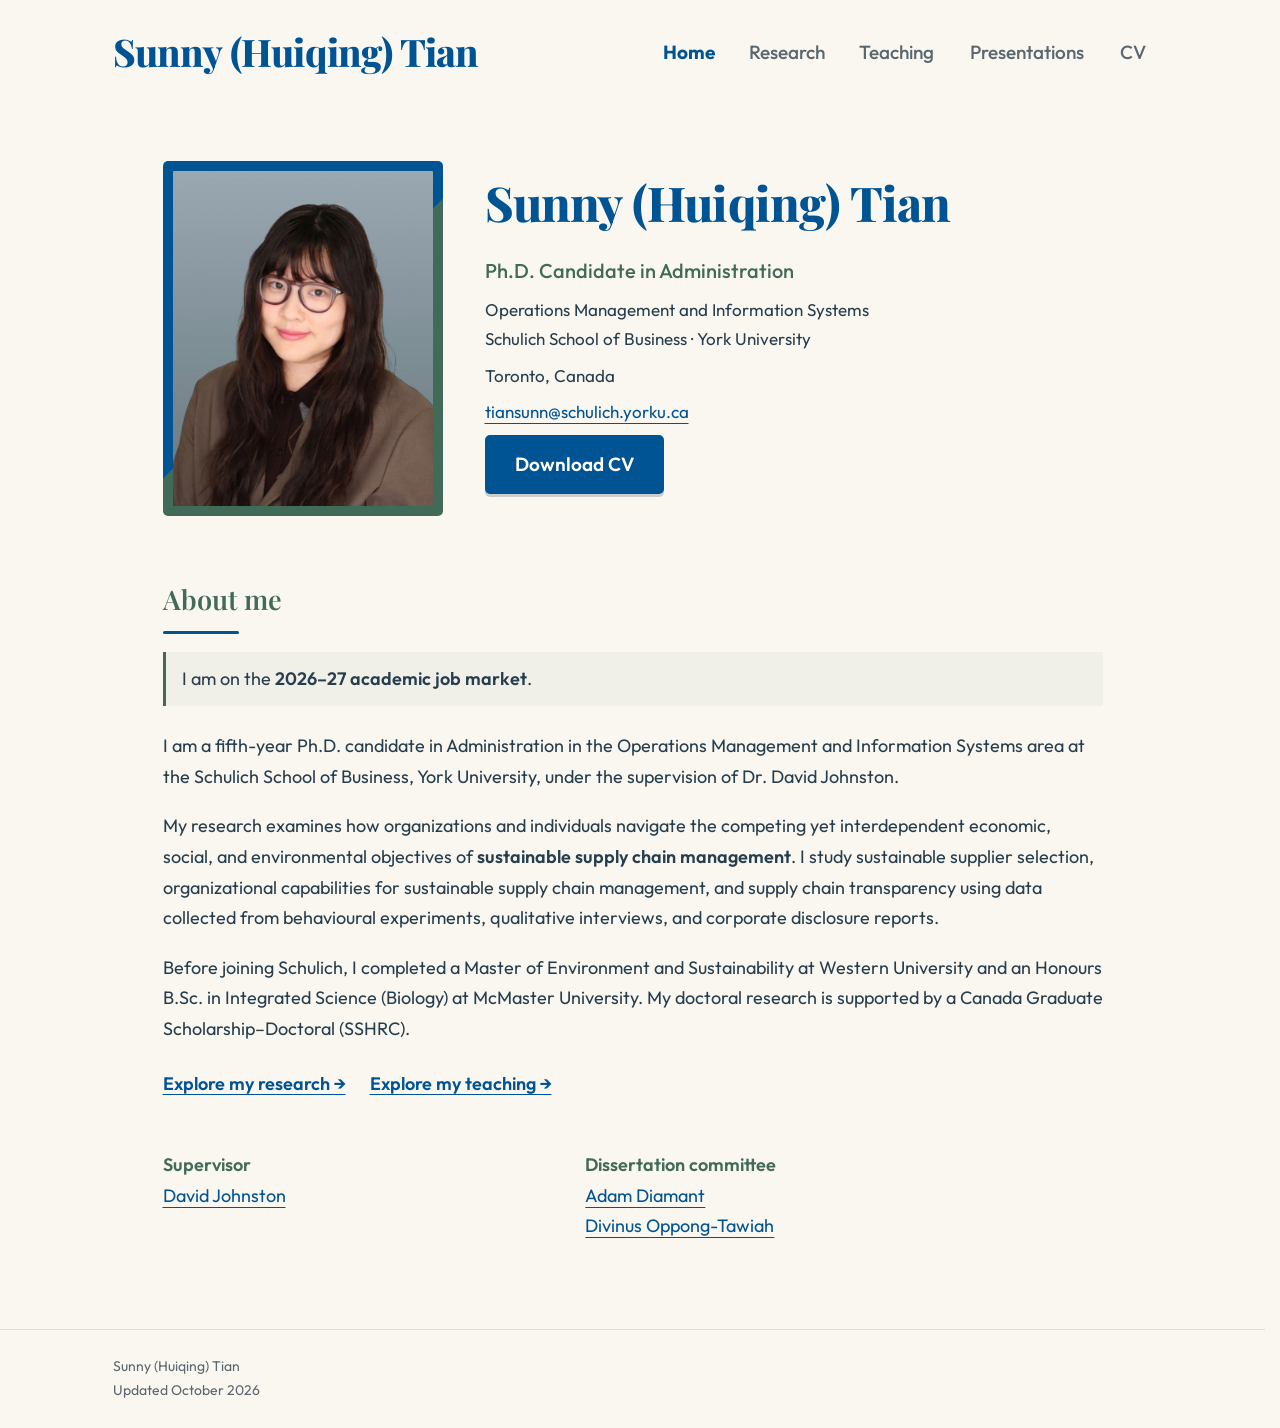
<file: index.html>
<!doctype html>
<html lang="en"><head><meta charset="utf-8"><meta name="viewport" content="width=device-width, initial-scale=1"><title>Sunny (Huiqing) Tian | PhD Candidate in Administration</title><meta name="description" content="Sunny (Huiqing) Tian — PhD Candidate at Schulich School of Business, York University. Researching and teaching in sustainable supply chain management, behavioural operations, and operations management."><link rel="preload" href="fonts/playfair-display-normal-800.ttf" as="font" type="font/ttf" crossorigin><link rel="preload" href="fonts/outfit-normal-400.ttf" as="font" type="font/ttf" crossorigin><link rel="stylesheet" href="styles.css?v=37"><link rel="icon" href="favicon.ico" sizes="any"><link rel="icon" type="image/png" sizes="64x64" href="favicon.png"></head>
<body class="index-page"><a class="skip" href="#main">Skip to content</a><header><div class="wrap"><a class="brand" href="index.html">Sunny <span class="name-middle">(Huiqing)</span> Tian</a><nav aria-label="Main navigation"><a href="index.html" aria-current="page">Home</a><a href="research.html">Research</a><a href="teaching.html">Teaching</a><a href="presentations.html">Presentations</a><a href="cv.html">CV</a></nav></div></header><main id="main" class="wrap"><div class="home"><section class="profile" aria-label="Profile and contact information"><div class="portrait"><div class="portrait-window"><img src="headshot.jpg" alt="Sunny (Huiqing) Tian"></div></div><div class="contact"><h1>Sunny <span>(Huiqing)</span> Tian</h1><p class="role">Ph.D. Candidate in Administration</p><p>Operations Management and Information Systems<br>Schulich School of Business · York University</p><p>Toronto, Canada</p><p><a href="mailto:tiansunn@schulich.yorku.ca">tiansunn@schulich.yorku.ca</a></p><p><a class="button" href="cv.pdf">Download CV</a></p></div></section><section class="about"><h2>About me</h2><p class="market-note">I am on the <strong>2026–27 academic job market</strong>.</p><p>I am a fifth-year Ph.D. candidate in Administration in the Operations Management and Information Systems area at the Schulich School of Business, York University, under the supervision of Dr. David Johnston.</p><p>My research examines how organizations and individuals navigate the competing yet interdependent economic, social, and environmental objectives of <strong>sustainable supply chain management</strong>. I study sustainable supplier selection, organizational capabilities for sustainable supply chain management, and supply chain transparency using data collected from behavioural experiments, qualitative interviews, and corporate disclosure reports.</p><p>Before joining Schulich, I completed a Master of Environment and Sustainability at Western University and an Honours B.Sc. in Integrated Science (Biology) at McMaster University. My doctoral research is supported by a Canada Graduate Scholarship–Doctoral (SSHRC).</p><div class="about-links"><a href="research.html">Explore my research →</a><a href="teaching.html">Explore my teaching →</a></div><div class="advisors"><p><strong>Supervisor</strong><br><a href="https://schulich.yorku.ca/faculty/david-johnston/">David Johnston</a></p><p><strong>Dissertation committee</strong><br><a href="https://schulich.yorku.ca/faculty/adam-diamant/">Adam Diamant</a><br><a href="https://schulich.yorku.ca/faculty/divinus-oppong-tawiah/">Divinus Oppong-Tawiah</a></p></div></section></div></main><footer class="site-footer"><div class="wrap">Sunny (Huiqing) Tian<br>Updated October 2026</div></footer><script src="name-hover.js" defer></script></body></html>
</file>
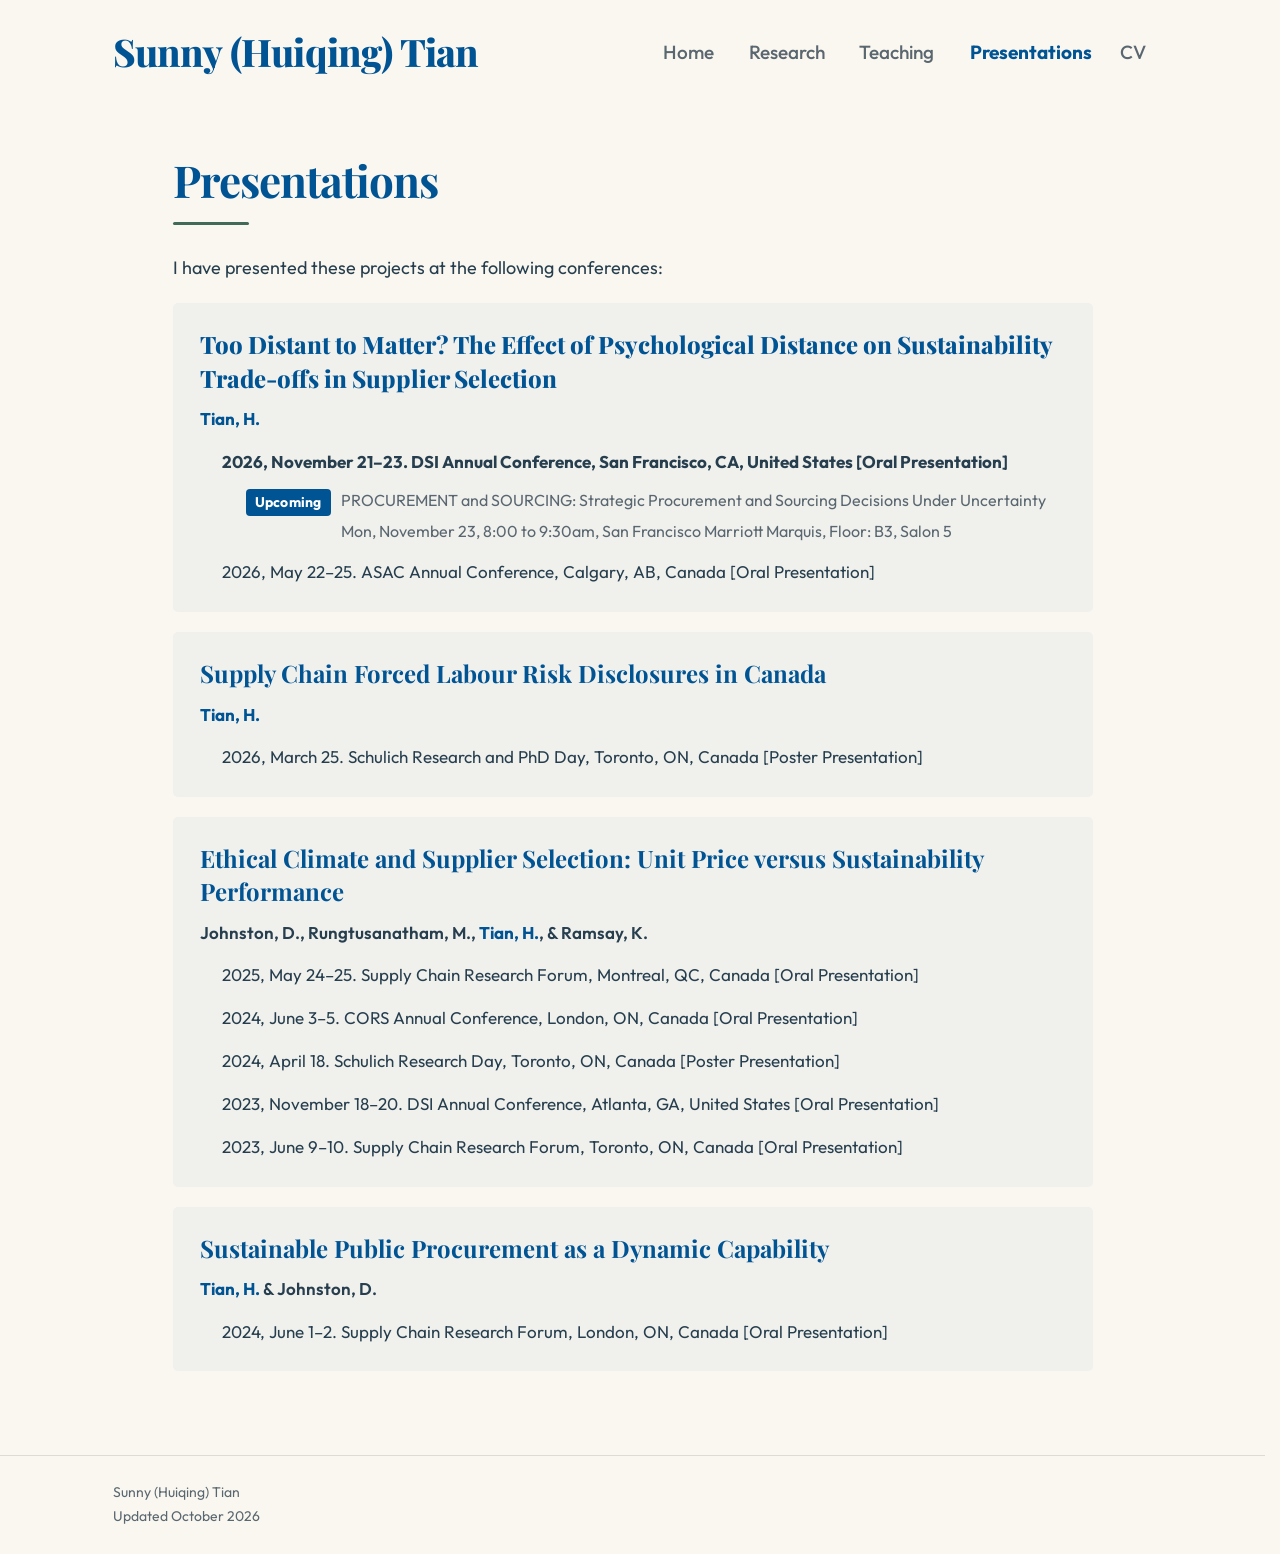
<file: presentations.html>
<!doctype html>
<html lang="en"><head><meta charset="utf-8"><meta name="viewport" content="width=device-width, initial-scale=1"><title>Presentations | Sunny (Huiqing) Tian</title><meta name="description" content="Sunny (Huiqing) Tian — research and teaching in sustainable supply chain management, behavioural operations, and operations management at Schulich School of Business, York University."><link rel="preload" href="fonts/playfair-display-normal-800.ttf" as="font" type="font/ttf" crossorigin><link rel="preload" href="fonts/outfit-normal-400.ttf" as="font" type="font/ttf" crossorigin><link rel="stylesheet" href="styles.css?v=37"><link rel="icon" href="favicon.ico" sizes="any"><link rel="icon" type="image/png" sizes="64x64" href="favicon.png"></head>
<body class="presentations-page"><a class="skip" href="#main">Skip to content</a><header><div class="wrap"><a class="brand" href="index.html">Sunny <span class="name-middle">(Huiqing)</span> Tian</a><nav aria-label="Main navigation"><a href="index.html">Home</a><a href="research.html">Research</a><a href="teaching.html">Teaching</a><a href="presentations.html" aria-current="page">Presentations</a><a href="cv.html">CV</a></nav></div></header><main id="main" class="wrap"><div class="content"><h1>Presentations</h1><p>I have presented these projects at the following conferences:</p><article class="entry upcoming-project"><h3>Too Distant to Matter? The Effect of Psychological Distance on Sustainability Trade-offs in Supplier Selection</h3><p class="authors"><strong>Tian, H.</strong></p><ul class="presentation-events"><li class="upcoming-presentation">2026, November 21–23. DSI Annual Conference, San Francisco, CA, United States [Oral Presentation]<p class="session-details"><strong class="upcoming-badge">Upcoming</strong><span class="session-copy"><span class="session-title">PROCUREMENT and SOURCING: Strategic Procurement and Sourcing Decisions Under Uncertainty</span><span class="session-time">Mon, November 23, 8:00 to 9:30am, San Francisco Marriott Marquis, Floor: B3, Salon 5</span></span></p></li><li>2026, May 22–25. ASAC Annual Conference, Calgary, AB, Canada [Oral Presentation]</li></ul></article><article class="entry"><h3>Supply Chain Forced Labour Risk Disclosures in Canada</h3><p class="authors"><strong>Tian, H.</strong></p><ul class="presentation-events"><li>2026, March 25. Schulich Research and PhD Day, Toronto, ON, Canada [Poster Presentation]</li></ul></article><article class="entry"><h3>Ethical Climate and Supplier Selection: Unit Price versus Sustainability Performance</h3><p class="authors">Johnston, D., Rungtusanatham, M., <strong>Tian, H.</strong>, &amp; Ramsay, K.</p><ul class="presentation-events"><li>2025, May 24–25. Supply Chain Research Forum, Montreal, QC, Canada [Oral Presentation]</li><li>2024, June 3–5. CORS Annual Conference, London, ON, Canada [Oral Presentation]</li><li>2024, April 18. Schulich Research Day, Toronto, ON, Canada [Poster Presentation]</li><li>2023, November 18–20. DSI Annual Conference, Atlanta, GA, United States [Oral Presentation]</li><li>2023, June 9–10. Supply Chain Research Forum, Toronto, ON, Canada [Oral Presentation]</li></ul></article><article class="entry"><h3>Sustainable Public Procurement as a Dynamic Capability</h3><p class="authors"><strong>Tian, H.</strong> &amp; Johnston, D.</p><ul class="presentation-events"><li>2024, June 1–2. Supply Chain Research Forum, London, ON, Canada [Oral Presentation]</li></ul></article></div></main><footer class="site-footer"><div class="wrap">Sunny (Huiqing) Tian<br>Updated October 2026</div></footer></body></html>
</file>
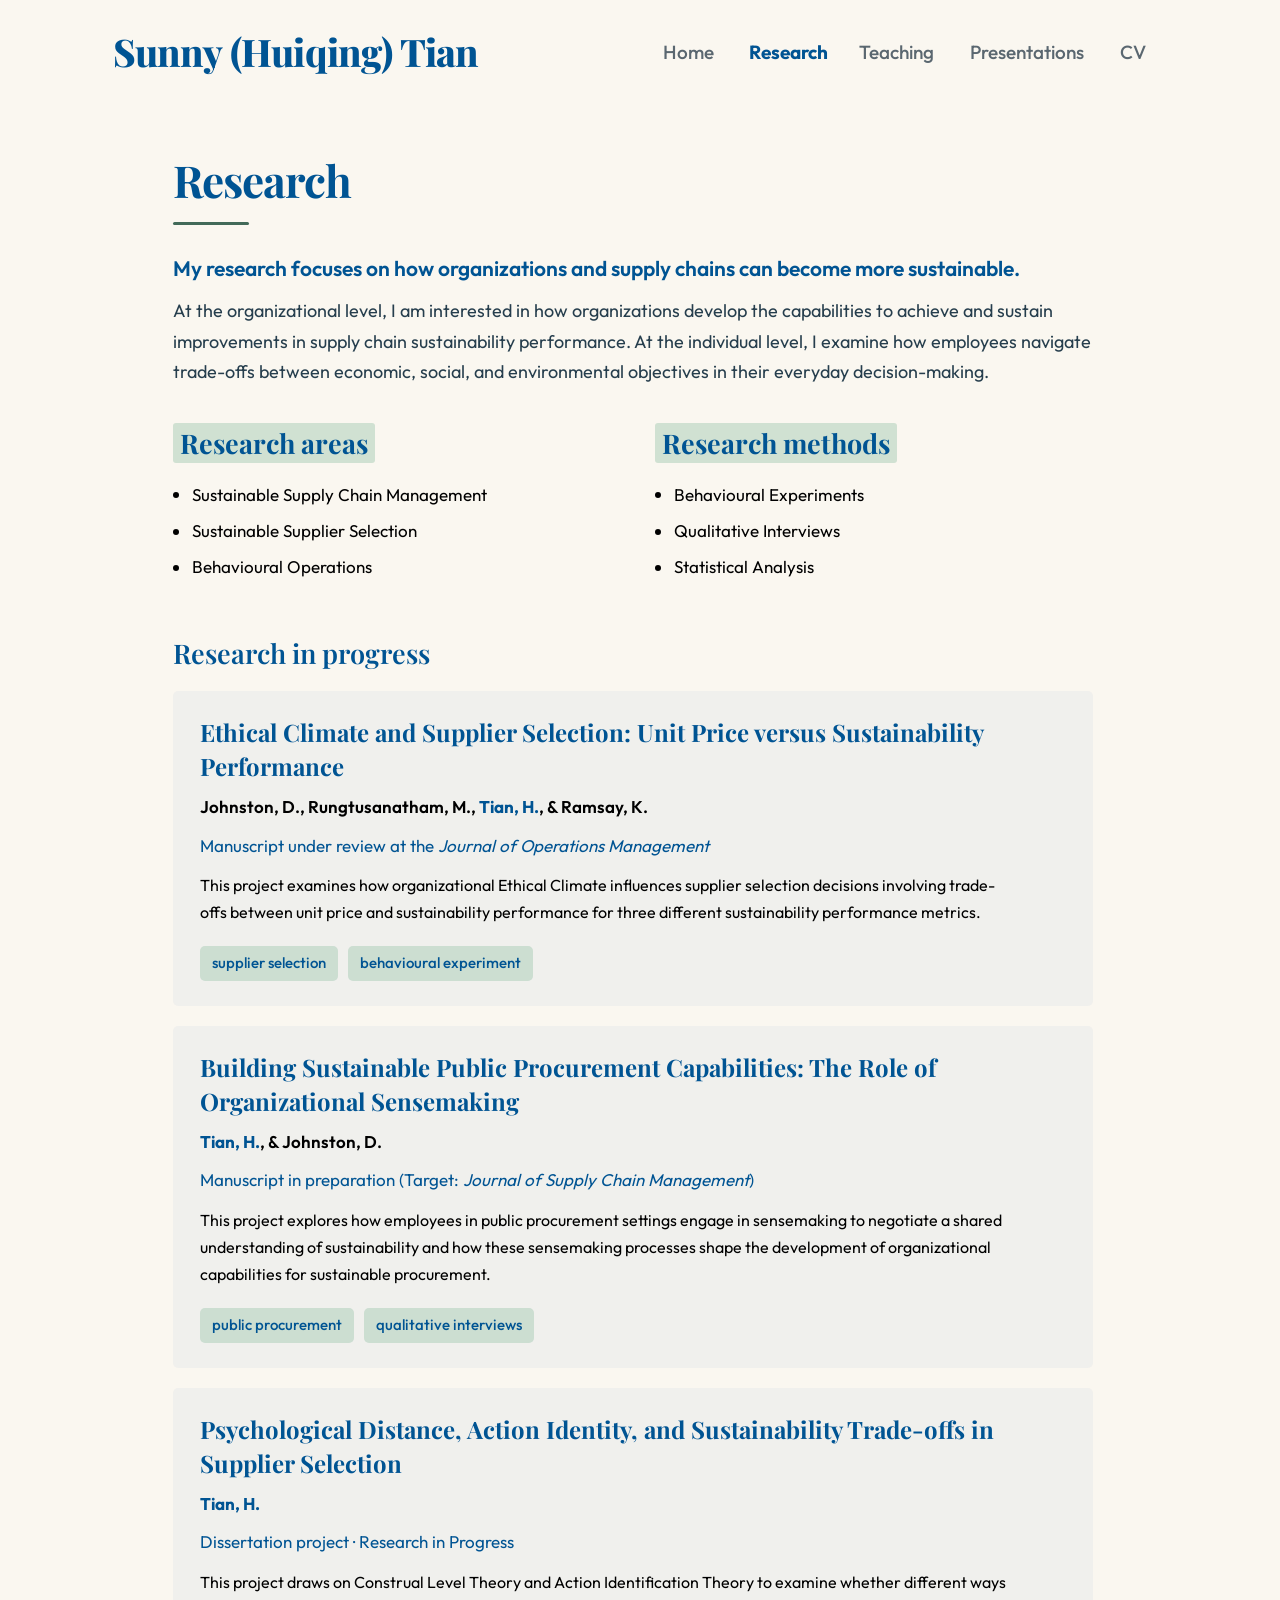
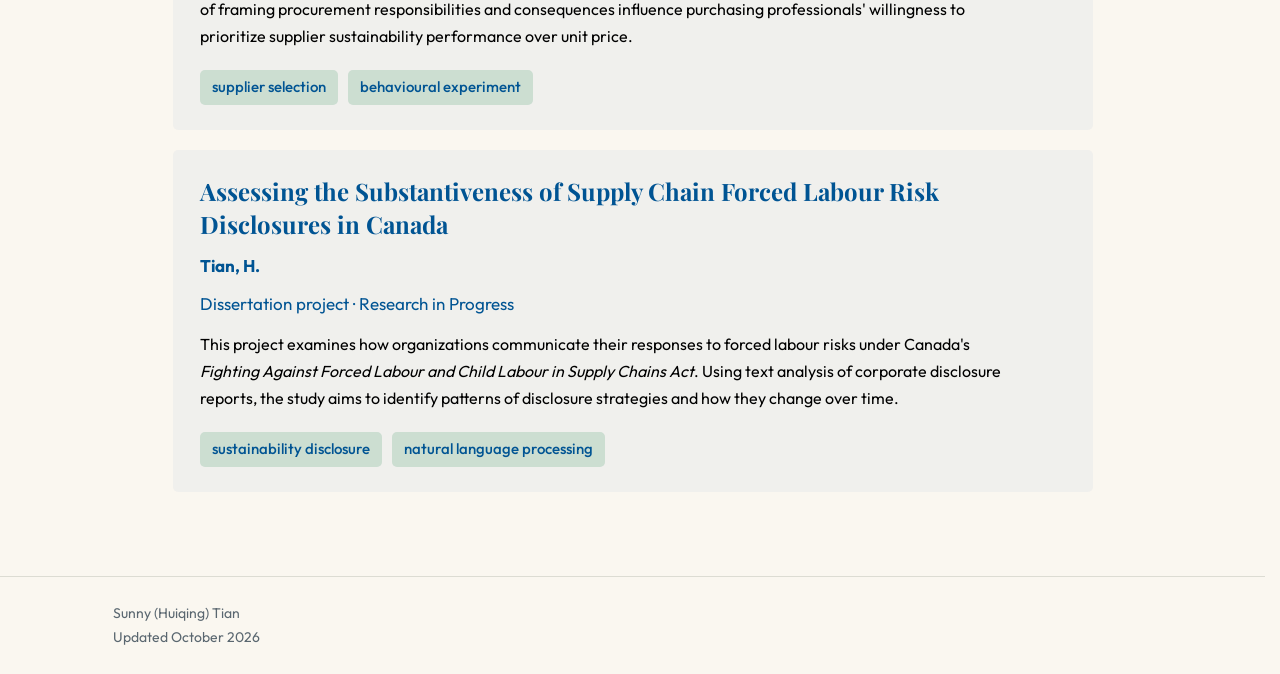
<file: research.html>
<!doctype html>
<html lang="en"><head><meta charset="utf-8"><meta name="viewport" content="width=device-width, initial-scale=1"><title>Research | Sunny (Huiqing) Tian</title><meta name="description" content="Sunny (Huiqing) Tian — research and teaching in sustainable supply chain management, behavioural operations, and operations management at Schulich School of Business, York University."><link rel="preload" href="fonts/playfair-display-normal-800.ttf" as="font" type="font/ttf" crossorigin><link rel="preload" href="fonts/outfit-normal-400.ttf" as="font" type="font/ttf" crossorigin><link rel="stylesheet" href="styles.css?v=37"><link rel="icon" href="favicon.ico" sizes="any"><link rel="icon" type="image/png" sizes="64x64" href="favicon.png"></head>
<body class="research-page"><a class="skip" href="#main">Skip to content</a><header><div class="wrap"><a class="brand" href="index.html">Sunny <span class="name-middle">(Huiqing)</span> Tian</a><nav aria-label="Main navigation"><a href="index.html">Home</a><a href="research.html" aria-current="page">Research</a><a href="teaching.html">Teaching</a><a href="presentations.html">Presentations</a><a href="cv.html">CV</a></nav></div></header><main id="main" class="wrap"><div class="content"><h1>Research</h1><p class="research-intro"><strong>My research focuses on how organizations and supply chains can become more sustainable.</strong> At the organizational level, I am interested in how organizations develop the capabilities to achieve and sustain improvements in supply chain sustainability performance. At the individual level, I examine how employees navigate trade-offs between economic, social, and environmental objectives in their everyday decision-making.</p><div class="focus-grid"><section><h2>Research areas</h2><ul><li>Sustainable Supply Chain Management</li><li>Sustainable Supplier Selection</li><li>Behavioural Operations</li></ul></section><section><h2>Research methods</h2><ul><li>Behavioural Experiments</li><li>Qualitative Interviews</li><li>Statistical Analysis</li></ul></section></div><h2>Research in progress</h2><article class="entry"><h3>Ethical Climate and Supplier Selection: Unit Price versus Sustainability Performance</h3><p class="authors">Johnston, D., Rungtusanatham, M., <strong>Tian, H.</strong>, &amp; Ramsay, K.</p><p class="status">Manuscript under review at the <em>Journal of Operations Management</em></p><p class="description">This project examines how organizational Ethical Climate influences supplier selection decisions involving trade-offs between unit price and sustainability performance for three different sustainability performance metrics.</p><ul class="project-tags" aria-label="Project topics and methods"><li>supplier selection</li><li>behavioural experiment</li></ul></article><article class="entry"><h3>Building Sustainable Public Procurement Capabilities: The Role of Organizational Sensemaking</h3><p class="authors"><strong>Tian, H.</strong>, &amp; Johnston, D.</p><p class="status">Manuscript in preparation (Target: <em>Journal of Supply Chain Management</em>)</p><p class="description">This project explores how employees in public procurement settings engage in sensemaking to negotiate a shared understanding of sustainability and how these sensemaking processes shape the development of organizational capabilities for sustainable procurement.</p><ul class="project-tags" aria-label="Project topics and methods"><li>public procurement</li><li>qualitative interviews</li></ul></article><article class="entry"><h3>Psychological Distance, Action Identity, and Sustainability Trade-offs in Supplier Selection</h3><p class="authors"><strong>Tian, H.</strong></p><p class="status">Dissertation project · Research in Progress</p><p class="description">This project draws on Construal Level Theory and Action Identification Theory to examine whether different ways of framing procurement responsibilities and consequences influence purchasing professionals&#x27; willingness to prioritize supplier sustainability performance over unit price.</p><ul class="project-tags" aria-label="Project topics and methods"><li>supplier selection</li><li>behavioural experiment</li></ul></article><article class="entry"><h3>Assessing the Substantiveness of Supply Chain Forced Labour Risk Disclosures in Canada</h3><p class="authors"><strong>Tian, H.</strong></p><p class="status">Dissertation project · Research in Progress</p><p class="description">This project examines how organizations communicate their responses to forced labour risks under Canada&#x27;s <em>Fighting Against Forced Labour and Child Labour in Supply Chains Act</em>. Using text analysis of corporate disclosure reports, the study aims to identify patterns of disclosure strategies and how they change over time.</p><ul class="project-tags" aria-label="Project topics and methods"><li>sustainability disclosure</li><li>natural language processing</li></ul></article></div></main><footer class="site-footer"><div class="wrap">Sunny (Huiqing) Tian<br>Updated October 2026</div></footer></body></html>
</file>
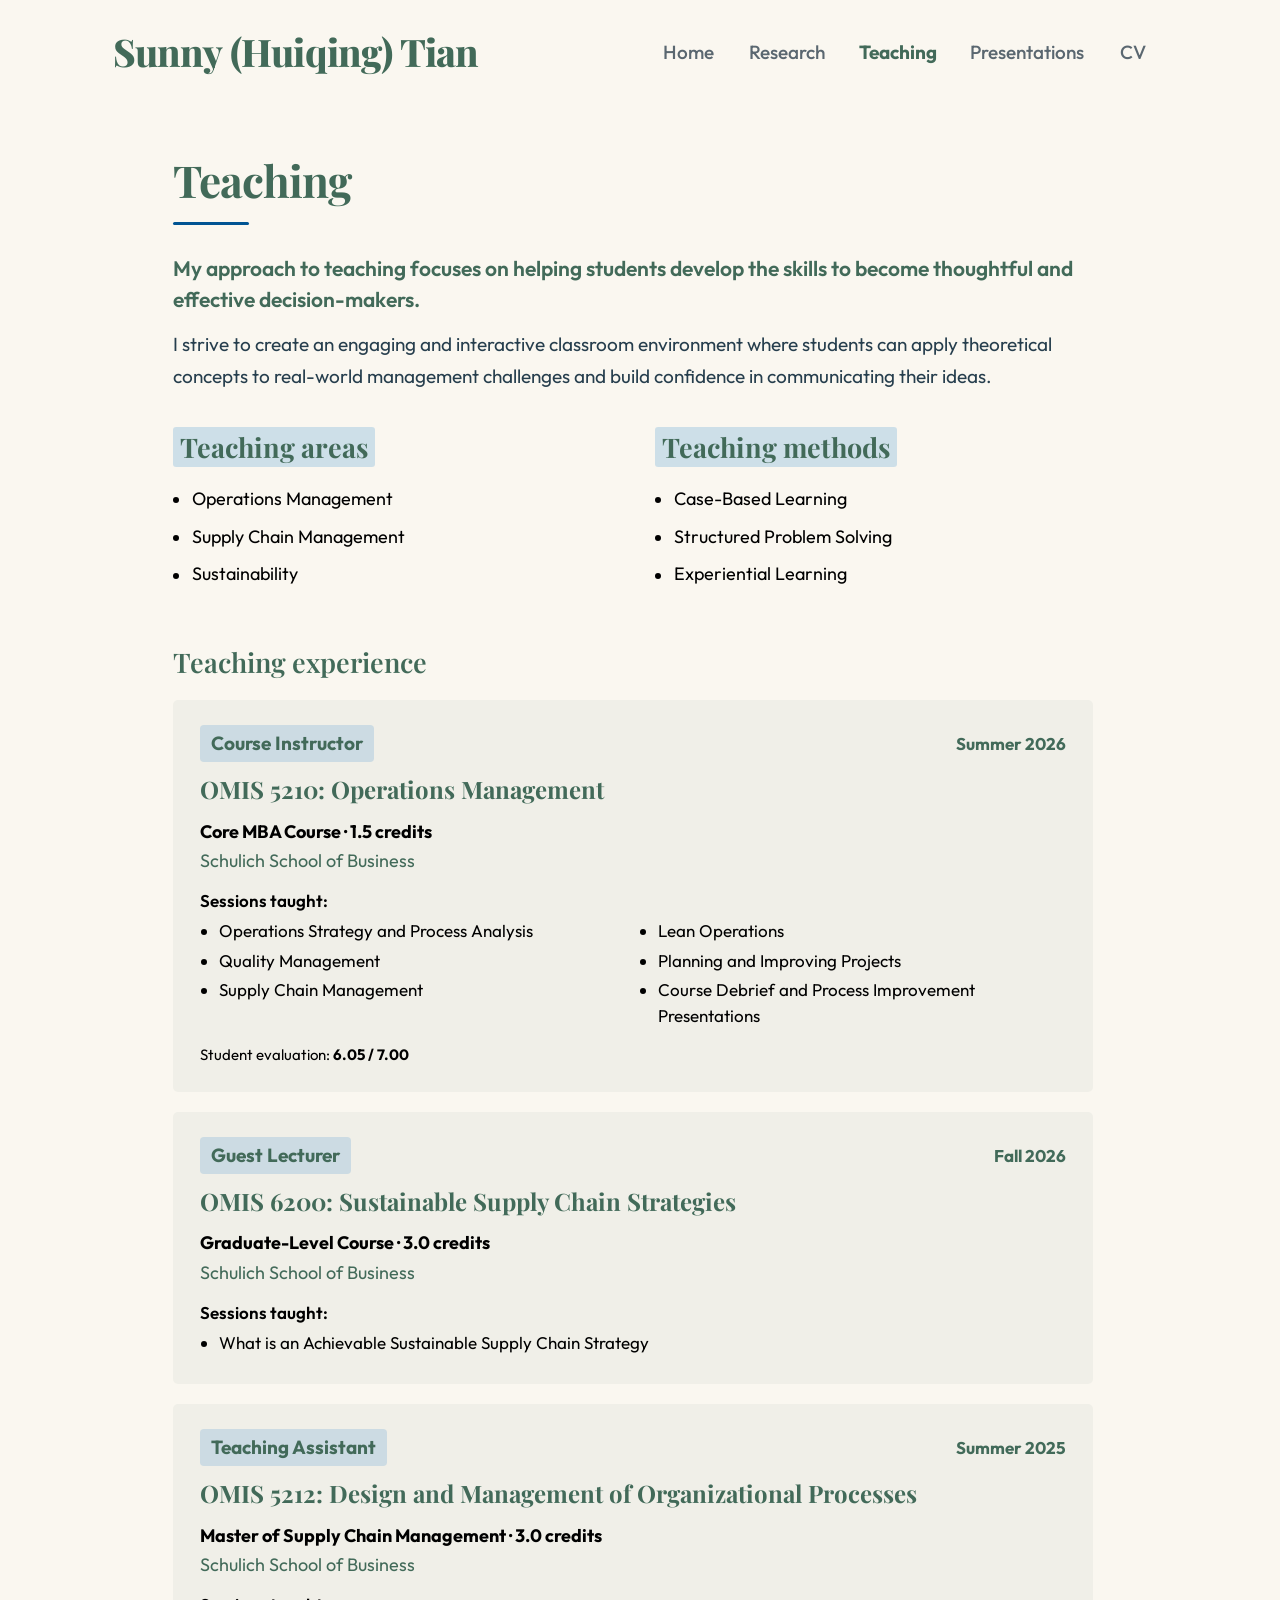
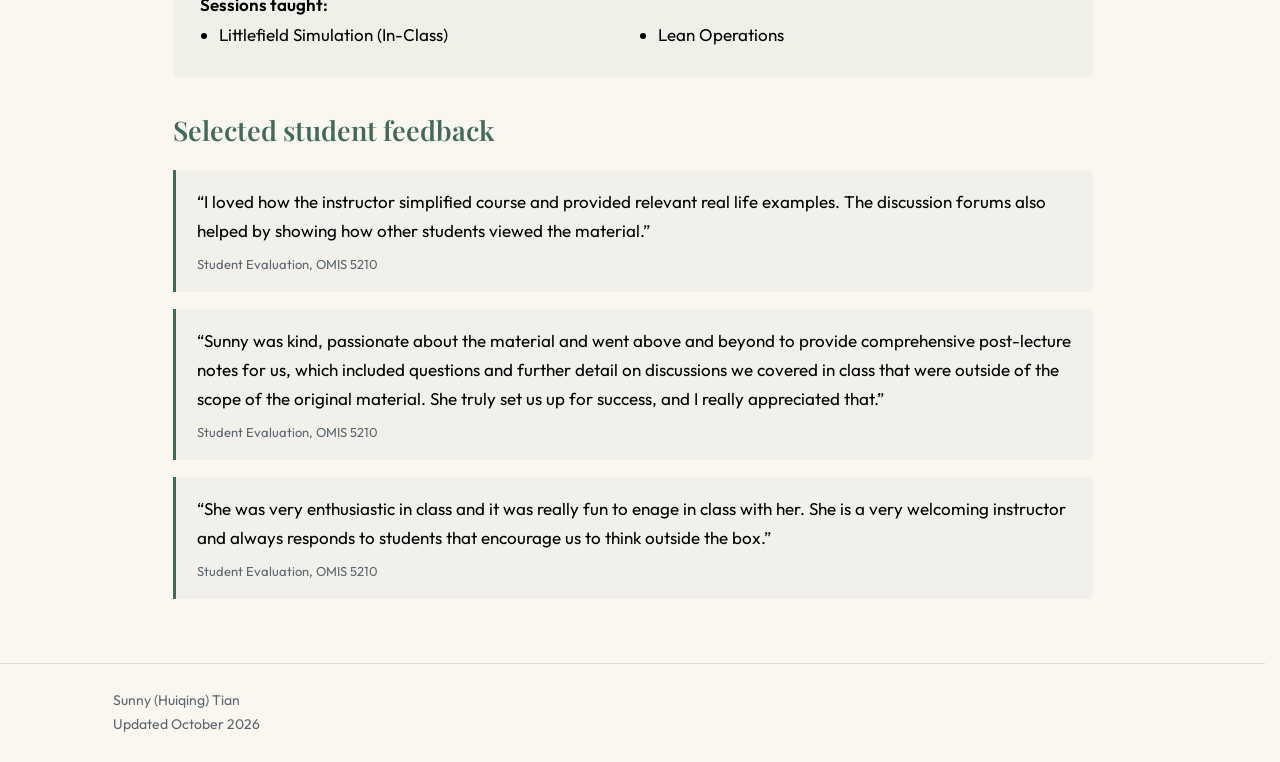
<file: teaching.html>
<!doctype html>
<html lang="en"><head><meta charset="utf-8"><meta name="viewport" content="width=device-width, initial-scale=1"><title>Teaching | Sunny (Huiqing) Tian</title><meta name="description" content="Sunny (Huiqing) Tian — research and teaching in sustainable supply chain management, behavioural operations, and operations management at Schulich School of Business, York University."><link rel="preload" href="fonts/playfair-display-normal-800.ttf" as="font" type="font/ttf" crossorigin><link rel="preload" href="fonts/outfit-normal-400.ttf" as="font" type="font/ttf" crossorigin><link rel="stylesheet" href="styles.css?v=37"><link rel="icon" href="favicon.ico" sizes="any"><link rel="icon" type="image/png" sizes="64x64" href="favicon.png"></head>
<body class="teaching-page"><a class="skip" href="#main">Skip to content</a><header><div class="wrap"><a class="brand" href="index.html">Sunny <span class="name-middle">(Huiqing)</span> Tian</a><nav aria-label="Main navigation"><a href="index.html">Home</a><a href="research.html">Research</a><a href="teaching.html" aria-current="page">Teaching</a><a href="presentations.html">Presentations</a><a href="cv.html">CV</a></nav></div></header><main id="main" class="wrap"><div class="content"><h1>Teaching</h1><p class="teaching-intro"><strong>My approach to teaching focuses on helping students develop the skills to become thoughtful and effective decision-makers.</strong> I strive to create an engaging and interactive classroom environment where students can apply theoretical concepts to real-world management challenges and build confidence in communicating their ideas.</p><div class="focus-grid"><section><h2>Teaching areas</h2><ul><li>Operations Management</li><li>Supply Chain Management</li><li>Sustainability</li></ul></section><section><h2>Teaching methods</h2><ul><li>Case-Based Learning</li><li>Structured Problem Solving</li><li>Experiential Learning</li></ul></section></div><h2>Teaching experience</h2><article class="entry"><div class="course-topline"><p class="teaching-role">Course Instructor</p><p class="course-date">Summer 2026</p></div><h3>OMIS 5210: Operations Management</h3><p class="meta"><strong class="course-details">Core MBA Course · 1.5 credits</strong><br><span class="institution">Schulich School of Business</span></p><div class="sessions-taught"><p>Sessions taught:</p><ul><li>Operations Strategy and Process Analysis</li><li>Quality Management</li><li>Supply Chain Management</li><li>Lean Operations</li><li>Planning and Improving Projects</li><li>Course Debrief and Process Improvement Presentations</li></ul></div><p class="evaluation">Student evaluation: <strong>6.05 / 7.00</strong></p></article><article class="entry"><div class="course-topline"><p class="teaching-role">Guest Lecturer</p><p class="course-date">Fall 2026</p></div><h3>OMIS 6200: Sustainable Supply Chain Strategies</h3><p class="meta"><strong class="course-details">Graduate-Level Course · 3.0 credits</strong><br><span class="institution">Schulich School of Business</span></p><div class="sessions-taught single-session"><p>Sessions taught:</p><ul><li>What is an Achievable Sustainable Supply Chain Strategy</li></ul></div></article><article class="entry"><div class="course-topline"><p class="teaching-role">Teaching Assistant</p><p class="course-date">Summer 2025</p></div><h3>OMIS 5212: Design and Management of Organizational Processes</h3><p class="meta"><strong class="course-details">Master of Supply Chain Management · 3.0 credits</strong><br><span class="institution">Schulich School of Business</span></p><div class="sessions-taught"><p>Sessions taught:</p><ul><li>Littlefield Simulation (In-Class)</li><li>Lean Operations</li></ul></div></article><h2>Selected student feedback</h2><div class="quotes"><blockquote class="feedback"><p>“I loved how the instructor simplified course and provided relevant real life examples. The discussion forums also helped by showing how other students viewed the material.”</p><footer>Student Evaluation, OMIS 5210</footer></blockquote><blockquote class="feedback"><p>“Sunny was kind, passionate about the material and went above and beyond to provide comprehensive post-lecture notes for us, which included questions and further detail on discussions we covered in class that were outside of the scope of the original material. She truly set us up for success, and I really appreciated that.”</p><footer>Student Evaluation, OMIS 5210</footer></blockquote><blockquote class="feedback"><p>“She was very enthusiastic in class and it was really fun to enage in class with her. She is a very welcoming instructor and always responds to students that encourage us to think outside the box.”</p><footer>Student Evaluation, OMIS 5210</footer></blockquote></div></div></main><footer class="site-footer"><div class="wrap">Sunny (Huiqing) Tian<br>Updated October 2026</div></footer></body></html>
</file>
<file: styles.css>
@font-face {
  font-family: 'Outfit';
  font-style: normal;
  font-weight: 400;
  font-display: block;
  src: url(fonts/outfit-normal-400.ttf) format('truetype');
}
@font-face {
  font-family: 'Outfit';
  font-style: normal;
  font-weight: 500;
  font-display: block;
  src: url(fonts/outfit-normal-500.ttf) format('truetype');
}
@font-face {
  font-family: 'Outfit';
  font-style: normal;
  font-weight: 600;
  font-display: block;
  src: url(fonts/outfit-normal-600.ttf) format('truetype');
}
@font-face {
  font-family: 'Outfit';
  font-style: normal;
  font-weight: 700;
  font-display: block;
  src: url(fonts/outfit-normal-700.ttf) format('truetype');
}
@font-face {
  font-family: 'Playfair Display';
  font-style: italic;
  font-weight: 600;
  font-display: block;
  src: url(fonts/playfair-display-italic-600.ttf) format('truetype');
}
@font-face {
  font-family: 'Playfair Display';
  font-style: normal;
  font-weight: 600;
  font-display: block;
  src: url(fonts/playfair-display-normal-600.ttf) format('truetype');
}
@font-face {
  font-family: 'Playfair Display';
  font-style: normal;
  font-weight: 700;
  font-display: block;
  src: url(fonts/playfair-display-normal-700.ttf) format('truetype');
}
@font-face {
  font-family: 'Playfair Display';
  font-style: normal;
  font-weight: 800;
  font-display: block;
  src: url(fonts/playfair-display-normal-800.ttf) format('truetype');
}
*{box-sizing:border-box}
:root{--blue:#005493;--green:#426A59;--plum:#793D50;--ink:#263E4D;--muted:#5A6770;--paper:#FAF7F0;--header:#FAF7F0;--line:#DCDCD3;--display:"Playfair Display",Georgia,serif;--name:"Playfair Display",Georgia,serif;--title:"Playfair Display",Georgia,serif;--body:"Outfit",Arial,sans-serif}
html{scroll-behavior:smooth}body{margin:0;background:var(--paper);color:var(--ink);font:17px/1.8 var(--body);--page-accent:var(--blue);--page-tint:#EDF2F5}.teaching-page{--page-accent:var(--green);--page-tint:#EEF2EC}.presentations-page{--page-accent:var(--plum);--page-tint:#F3EDF1}.cv-page{--page-accent:#465568;--page-tint:#EEF0F2}
a{color:var(--page-accent);text-underline-offset:5px}a:hover{color:var(--page-accent)}a:focus-visible{outline:3px solid var(--page-accent);outline-offset:5px}.wrap{max-width:1120px;margin:auto;padding:0 40px}
header{background:var(--header);border:0}header .wrap{display:flex;align-items:center;justify-content:space-between;gap:26px;padding-top:25px;padding-bottom:25px}.brand{font:600 42px/1.08 var(--name);color:var(--page-accent);text-decoration:none;letter-spacing:-1px;white-space:nowrap}.name-middle{font-style:italic;font-weight:600}nav{display:flex;gap:21px;flex-wrap:wrap;font:500 15px/1.5 var(--body)}nav a{color:var(--muted);text-decoration:none;padding:5px 0}nav a[aria-current=page]{color:var(--page-accent);font-weight:700}
main{padding-top:48px!important;padding-bottom:64px!important;min-height:70vh}.home{max-width:940px;margin:auto}.content{max-width:920px;margin:auto}h1,h2,h3{line-height:1.3}h1,h2{font-family:var(--display);font-weight:400;color:var(--page-accent)}h1{font-size:44px;letter-spacing:-1px;margin:0 0 28px}h2{font-size:29px;margin:36px 0 18px}h2:first-child{margin-top:0}h3{font:700 22px/1.4 var(--title);color:var(--page-accent);margin:0 0 12px}p{margin:0 0 19px}strong{font-weight:600}
.profile{display:grid;grid-template-columns:220px 1fr;gap:45px;align-items:center;padding:10px 0 34px;border-bottom:1px solid var(--line)}.profile h1{font:600 clamp(40px,4.5vw,54px)/1.08 var(--name);letter-spacing:-1px;margin:0 0 22px;color:var(--blue)}.profile h1 span{font-style:italic}.profile p{margin:8px 0;font-size:16px}.profile .role{font-size:20px;font-weight:500;color:var(--green)}.portrait{width:220px;height:285px;padding:8px;background:var(--green);border:2px solid #345746;border-radius:5px;box-shadow:7px 7px 0 #DCE4D9,0 12px 24px #263e4d14}.portrait-window{width:100%;height:100%;overflow:hidden;border-radius:1px}.portrait img{display:block;width:100%;height:100%;object-fit:cover;object-position:50% 42%;transform:scale(1.12);transform-origin:50% 42%}.about{margin-top:32px}.index-page .about h2{color:var(--green)}.market-note{border-left:3px solid var(--green);background:#EEF2EC;padding:13px 18px;margin:0 0 25px}.advisors{display:grid;grid-template-columns:1fr 1.3fr;gap:25px;margin:28px 0 0;padding:23px 0;border-top:1px solid var(--line)}.advisors p{margin:0}.advisors strong{color:var(--green)}.button{display:inline-block;background:var(--page-accent);color:white;padding:10px 21px;border-radius:4px;text-decoration:none;font-weight:500}.button:hover{background:var(--ink);color:#fff}
.entry{background:var(--page-tint);border-left:3px solid var(--page-accent);border-radius:0 5px 5px 0;padding:25px 28px;margin:22px 0}.entry p:last-child{margin-bottom:0}.meta{font:15px/1.7 var(--body);color:var(--muted);margin-bottom:12px}.authors{margin-bottom:8px}.status{font-size:15px;font-weight:500;border-bottom:1px solid #d7dfe3;padding-bottom:13px}.presentation-events{list-style:none;padding:0 0 0 22px;margin:15px 0 0}.presentation-events li{margin-bottom:14px}.presentation-events li:last-child{margin-bottom:0}
.research-focus{display:grid;grid-template-columns:1.2fr 1fr;gap:42px;margin:34px 0 42px;padding:28px 0;border-top:1px solid #AEBEC8;border-bottom:1px solid #AEBEC8}.research-focus section+section{padding-left:34px;border-left:1px solid #D4DDE2}.research-focus h2{font:italic 600 31px/1.2 var(--name);margin:0 0 17px;color:var(--blue)}.research-focus ul{list-style:none;padding:0;margin:0}.research-focus li{position:relative;padding-left:20px;font-size:17px;line-height:1.65;margin:10px 0}.research-focus li:before{content:"";width:5px;height:5px;background:#A78D73;border-radius:50%;position:absolute;left:0;top:12px}
.teaching-role{display:flex;align-items:center;gap:13px;color:var(--green);font:italic 600 25px/1.2 var(--name);margin:0 0 16px}.teaching-role:after{content:"";width:44px;height:1px;background:#A0B4A4}.evaluation{padding:0;background:transparent;border:0;font-size:15px;margin-top:15px}.evaluation strong{font:600 16px var(--body);color:var(--ink)}.quotes{display:grid;grid-template-columns:1fr 1fr;gap:22px}blockquote{margin:0;padding:27px;background:#EEF2EC;border-top:2px solid #7E9988;border-radius:3px}blockquote:before{content:"“";display:block;color:var(--green);font:64px/.75 var(--display);margin-top:10px}blockquote p{font:600 18px/1.6 var(--title);margin:12px 0 22px}blockquote footer{font:14px/1.6 var(--body);color:var(--muted)}.site-footer{background:var(--header);border:0;font:14px/1.7 var(--body);padding:25px 0;color:var(--muted)}.cv-download{padding-top:8px}.skip{position:absolute;left:-9999px}.skip:focus{left:20px;top:15px;background:#fff;padding:10px;z-index:3}
@media(max-width:1000px){header .wrap{flex-direction:column;align-items:flex-start;gap:18px}.brand{font-size:43px}}
@media(max-width:620px){.wrap{padding:0 22px}header .wrap{padding-top:22px;padding-bottom:22px}.brand{font-size:clamp(29px,7.9vw,40px);white-space:normal}nav{gap:17px;font-size:14px}main{padding-top:30px!important}.profile{grid-template-columns:1fr;gap:28px}.portrait{width:185px;height:245px}.profile h1{font-size:43px}.profile p{font-size:15px}.contact a{overflow-wrap:anywhere}.quotes,.advisors,.research-focus{grid-template-columns:1fr}.research-focus{gap:24px}.research-focus section+section{padding:23px 0 0;border-left:0;border-top:1px solid #D4DDE2}.research-focus h2{font-size:29px}.entry{padding:22px}.entry h3{font-size:21px}h1{font-size:36px}.presentation-events{padding-left:10px}.teaching-role{font-size:24px}}
@media(prefers-reduced-motion:reduce){html{scroll-behavior:auto}}

/* Continuous ivory page, serif typography and clearer hierarchy */
body{font-size:18px;line-height:1.7}header, .site-footer{background:var(--paper)}header .wrap{padding-top:30px;padding-bottom:28px;gap:25px}.brand{font-family:var(--name);font-size:40px;font-weight:800;letter-spacing:-1.35px}.name-middle{font-weight:800;font-style:italic}.profile h1{font:800 clamp(36px,4.2vw,49px)/1.14 var(--name);letter-spacing:-1.2px}.profile h1 span{font-style:italic}.profile p{font-size:17px}h1{font-weight:700}h2{font-weight:600;font-size:27px}h3{font-weight:700;font-size:24px;line-height:1.4}.entry{background:transparent;border:0;border-bottom:1px solid var(--line);border-radius:0;margin:0;padding:30px 0}.entry:last-of-type{border-bottom:0}.entry h3{margin-bottom:10px}.entry .description{font-size:16px;line-height:1.7;color:var(--muted);margin-top:14px;max-width:810px}.authors{font-size:16px;color:var(--muted);margin-bottom:9px}.status{font-size:17px;font-weight:700;line-height:1.5;color:var(--page-accent);padding:0;border:0;margin:8px 0 0}.status em{font-weight:700}.meta{font:400 16px/1.55 var(--body);color:var(--muted);margin-bottom:0}.course-topline{display:flex;justify-content:space-between;align-items:baseline;gap:16px;margin:0 0 11px}.teaching-role{display:block;font:600 italic 21px/1.3 var(--body);color:var(--green);margin:0}.teaching-role:after{display:none}.course-date{font-size:17px;font-weight:700;color:var(--green);margin:0;white-space:nowrap}.evaluation{font-size:15px;margin-top:12px}.evaluation strong{font:700 15px var(--body)}.market-note{background:transparent;padding:0 0 0 16px}.site-footer{border-top:1px solid var(--line);font-family:var(--body)}nav{font-family:var(--body);font-size:16px}.cv-page{--page-accent:var(--green)}.cv-page .button{background:transparent;color:var(--green);border:1px solid var(--green);font-size:19px;padding:12px 26px}.cv-page .button:hover{background:var(--green);color:var(--paper)}
.focus-grid{display:grid;grid-template-columns:repeat(2,minmax(0,1fr));gap:0;margin:30px 0 36px;padding:23px 0 26px;border-top:1px solid var(--line);border-bottom:1px solid var(--line)}.focus-grid section{padding:0 28px}.focus-grid section:first-child{padding-left:0}.focus-grid section+section{border-left:1px solid var(--line);padding-right:0}.focus-grid h2{font:600 23px/1.3 var(--title);margin:0 0 15px;color:var(--page-accent)}.focus-grid ul{list-style:none;padding:0;margin:0}.focus-grid li{font-size:17px;line-height:1.5;margin:9px 0}.focus-grid li:last-child{margin-bottom:0}.quotes{gap:18px 26px;margin-top:22px}blockquote{padding:4px 0 4px 14px;background:transparent;border:0;border-left:2px solid #8CA293;border-radius:0}blockquote:before{display:none}blockquote p{font:400 italic 16px/1.5 var(--body);margin:0 0 8px}blockquote footer{font:400 13px/1.45 var(--body)}.presentation-events{font-size:17px}.button{font-family:var(--body)}
@media(max-width:1000px){.brand{font-size:40px}header .wrap{align-items:flex-start}}@media(max-width:620px){.brand{font-size:clamp(27px,7.5vw,38px);letter-spacing:-.8px}.profile h1{font-size:37px}body{font-size:17px}nav{font-size:15px;gap:15px}.focus-grid{grid-template-columns:1fr;gap:20px}.focus-grid section,.focus-grid section:first-child{padding:0}.focus-grid section+section{border-left:0;border-top:1px solid var(--line);padding:20px 0 0}.focus-grid h2{font-size:22px}.entry{padding:25px 0}.entry h3{font-size:22px}.course-topline{flex-wrap:wrap;gap:5px}.teaching-role{font-size:20px}.course-date{font-size:16px}.quotes{gap:18px}blockquote p{font-size:16px}}

/* Larger portrait, flowing name and softly tinted sections */
.brand{font:400 59px/1.1 var(--name);letter-spacing:0;white-space:nowrap}.name-middle{font-style:normal;font-weight:400}.profile{grid-template-columns:280px minmax(0,1fr);gap:42px}.portrait{width:280px;height:355px;box-shadow:none}.profile h1{font:400 clamp(49px,5.3vw,64px)/1.15 var(--name);letter-spacing:0}.profile h1 span{font-style:normal;font-weight:400}.profile p{font-size:17px}.presentations-page{--page-accent:#793D50;--page-tint:rgba(121,61,80,.055)}.entry{background:rgba(49,95,125,.045);padding:25px 27px;border:0;border-radius:5px;margin:20px 0}.teaching-page .entry{background:rgba(66,106,89,.05)}.presentations-page .entry{background:rgba(121,61,80,.055)}.entry:last-of-type{border:0}.market-note{background:rgba(66,106,89,.05);padding:12px 16px}.focus-grid{border:0;padding:16px 0 20px;gap:34px;margin:22px 0 30px}.focus-grid section,.focus-grid section:first-child,.focus-grid section+section{border:0;padding:0;background:transparent}.focus-grid h2{font:700 27px/1.3 var(--title);color:var(--page-accent);margin:0 0 17px}.focus-grid li{font-size:17px;line-height:1.6}.authors{font-size:17px;font-weight:600;line-height:1.6;color:var(--ink);margin:0 0 12px}.authors strong{font-weight:700;color:var(--page-accent)}.status{margin-top:10px}.quotes{gap:16px 22px}blockquote{background:rgba(66,106,89,.045);padding:14px 17px;border:0;border-radius:4px}blockquote p{font:400 16px/1.5 var(--body)}nav{font-family:var(--body)}.teaching-role{font:600 18px/1.4 var(--body)}.site-footer{font-family:var(--body)}
@media(max-width:1050px){header .wrap{flex-direction:column;align-items:flex-start;gap:15px}.brand{font-size:57px}}
@media(max-width:720px){.profile{grid-template-columns:1fr;gap:32px}.portrait{width:265px;height:340px}.profile h1{font-size:57px}.focus-grid{grid-template-columns:1fr;gap:27px}.focus-grid section,.focus-grid section:first-child,.focus-grid section+section{border:0;padding:0}.focus-grid h2{font-size:25px}}
@media(max-width:620px){.brand{font-size:clamp(38px,10vw,53px);white-space:normal;letter-spacing:0}.profile h1{font-size:52px}.portrait{width:min(265px,100%);height:340px;box-shadow:none}.entry{padding:22px;margin:18px 0}.authors{font-size:16px}.teaching-role{font-size:17px}.focus-grid{padding:10px 0 18px}.focus-grid section+section{border:0;padding:0}.focus-grid h2{font-size:25px}}

/* Display-serif name, larger navigation and blue CV */
.brand{font:800 38px/1.15 var(--name);letter-spacing:-.8px;white-space:nowrap}.name-middle{font-style:normal;font-weight:800}.profile h1{font:800 clamp(36px,4.2vw,48px)/1.2 var(--name);letter-spacing:-.8px}.profile h1 span{font-style:normal;font-weight:800}nav{font-size:19px;gap:25px}nav a{padding:8px 0}.cv-page{--page-accent:var(--blue);--page-tint:rgba(49,95,125,.045)}.cv-page .button{color:var(--blue);border-color:var(--blue);background:transparent}.cv-page .button:hover{background:var(--blue);color:var(--paper)}
@media(max-width:1100px){header .wrap{flex-direction:column;align-items:flex-start;gap:17px}.brand{font-size:38px}}
@media(max-width:620px){.brand{font-size:clamp(26px,7.3vw,36px);white-space:normal;letter-spacing:-.5px}.profile h1{font-size:36px}nav{font-size:18px;gap:13px 21px}nav a{padding:7px 0}}


/* Student evaluations, forthcoming talk and lighter palette */
.presentations-page{--page-accent:var(--blue);--page-tint:rgba(0,84,147,.045)}.presentations-page .entry,.research-page .entry{background:rgba(0,84,147,.04)}.cv-page{--page-accent:var(--green);--page-tint:rgba(66,106,89,.05)}.button,.cv-page .button{background:var(--page-accent);border:2px solid var(--page-accent);color:#fff;font:600 19px/1.4 var(--body);padding:14px 28px;border-radius:5px;text-decoration:none;box-shadow:0 3px 0 rgba(38,62,77,.22)}.button:hover,.cv-page .button:hover{background:var(--page-accent);border-color:var(--page-accent);color:#fff;filter:brightness(.88)}.upcoming-badge{display:inline-block;margin:7px 0 0 8px;padding:3px 11px;background:var(--blue);color:#fff;border-radius:4px;font:600 14px/1.5 var(--body);letter-spacing:.25px;vertical-align:baseline}.upcoming-presentation{font-weight:500}.quotes{grid-template-columns:1fr;gap:17px}.feedback{background:rgba(66,106,89,.045);padding:18px 21px;border-left:3px solid var(--green);border-radius:0 4px 4px 0}.feedback p{font:400 16px/1.65 var(--body);margin:0 0 9px}.feedback footer{font:400 13px/1.5 var(--body);color:var(--muted)}@media(max-width:620px){.feedback{padding:16px 18px}.button,.cv-page .button{font-size:18px;padding:12px 24px}.upcoming-badge{margin-left:0}}

/* Darker blue, black entry text and more readable student quotations */
.research-page .entry .description,.teaching-page .entry .description,
.research-page .entry .authors,.teaching-page .entry .meta,
.teaching-page .entry .evaluation,.teaching-page .entry .evaluation strong{color:#000}
.feedback p{font:italic 400 19px/1.7 var(--body)}

/* Coordinated navigation, page-title accents and serif feedback */
header nav a:hover,header .brand:hover{color:var(--page-accent)}
.feedback p{font:italic 600 20px/1.7 var(--display);color:var(--green)}
.content>h1::after,.about>h2::after{content:"";display:block;width:76px;height:3px;margin-top:14px;background:var(--green);border-radius:2px}
.teaching-page .content>h1::after,.cv-page .content>h1::after,.index-page .about>h2::after{background:var(--blue)}
@media(max-width:620px){.feedback p{font-size:19px}}

/* Legible feedback, destination colours and balanced focus lists */
.feedback p{font:400 16px/1.7 var(--body);color:#000}
header nav a[href="index.html"]:hover,header nav a[href="research.html"]:hover,header nav a[href="presentations.html"]:hover{color:var(--blue)}
header nav a[href="teaching.html"]:hover,header nav a[href="cv.html"]:hover{color:var(--green)}
.research-page .focus-grid{--focus-accent:var(--green)}
.teaching-page .focus-grid{--focus-accent:var(--blue)}
.focus-grid li{position:relative;padding-left:19px;transition:color .18s ease}
.focus-grid li::before{content:"";position:absolute;left:0;top:.7em;width:6px;height:6px;border-radius:50%;background:var(--focus-accent)}

.focus-grid h2{transition:color .18s ease}
.upcoming-presentation,.upcoming-badge{font-weight:700}
@media(prefers-reduced-motion:reduce){.focus-grid li,.focus-grid h2{transition:none}}

/* Contrasting focus panels and refined academic details */
.research-page .focus-grid{--focus-background:rgba(66,106,89,.075)}
.teaching-page .focus-grid{--focus-background:rgba(0,84,147,.065)}
.focus-grid{gap:24px}
.focus-grid section,.focus-grid section:first-child,.focus-grid section+section{background:var(--focus-background);padding:22px 24px;border-radius:5px}
.teaching-page .entry .meta{font-size:17px;line-height:1.65;color:var(--green)}
.teaching-page .course-details{font-weight:700;color:var(--green)}
.teaching-page .institution{color:var(--green)}
.research-page .status,.research-page .status em{font-weight:400}
.upcoming-badge{display:inline;margin:0 8px 0 0;padding:3px 9px;white-space:nowrap;vertical-align:baseline}

/* Open focus columns with a four-point star */
.focus-grid{grid-template-columns:minmax(0,1fr) 44px minmax(0,1fr);gap:28px;align-items:center}
.focus-grid section,.focus-grid section:first-child,.focus-grid section+section{background:transparent;padding:0;border-radius:0}
.focus-grid li{color:var(--focus-accent)}
.focus-star{display:block;width:44px;height:44px;color:var(--focus-accent);opacity:.8}
.teaching-page .course-details{color:#000}
.upcoming-summary{font-size:16px;line-height:1.6}
.session-details{margin:12px 0 0;font-size:16px;line-height:1.65;font-weight:400;color:#000}
.session-title{display:block;margin-bottom:5px;color:var(--blue)}
.session-details strong{font-weight:700}
@media(max-width:720px){.focus-grid{grid-template-columns:1fr;gap:22px}.focus-star{width:30px;height:30px;justify-self:center}.upcoming-summary{font-size:15px}}

/* Subtle heading highlights and consistent presentation formatting */
.focus-star{justify-self:center;align-self:center}
.focus-grid li{color:var(--page-accent)}
.focus-grid li::before{background:var(--page-accent)}
.focus-grid h2{display:inline;background:var(--focus-background);padding:2px 7px;box-decoration-break:clone;-webkit-box-decoration-break:clone;border-radius:3px}
.focus-grid ul{margin-top:17px}
.upcoming-presentation{font-weight:400}
.upcoming-presentation .session-details{margin:10px 0 0 24px;color:var(--muted);font-size:16px;line-height:1.65;font-weight:400}
.upcoming-presentation .session-title{color:inherit;font-weight:400}

/* Stronger focus-heading highlights and readable serif quotations */
.focus-grid{grid-template-columns:repeat(2,minmax(0,1fr));gap:44px;align-items:start}
.research-page .focus-grid{--focus-background:rgba(66,106,89,.18)}
.teaching-page .focus-grid{--focus-background:rgba(0,84,147,.15)}
.focus-grid li{color:#000}
.focus-grid li::before{background:#000}
.presentations-page .upcoming-project>h3{font-weight:800}
.upcoming-badge{margin:0 0 0 8px}
.feedback p{font:400 18px/1.7 "Fraunces",Georgia,serif;color:#000}
@media(max-width:720px){.focus-grid{grid-template-columns:1fr;gap:26px}}

/* Brighter accents and clear teaching session lists */
.research-page .focus-grid{--focus-background:rgba(76,153,112,.24)}
.teaching-page .focus-grid{--focus-background:rgba(49,135,199,.22)}
.teaching-page .teaching-role{display:inline-block;padding:5px 11px;border-radius:4px;background:rgba(49,135,199,.19);color:var(--blue);font-weight:700;font-size:19px}
.sessions-taught{margin-top:16px;color:#000;font:400 16px/1.7 var(--body)}
.sessions-taught p{margin:0 0 5px;font-weight:600}
.sessions-taught ul{margin:0;padding-left:22px}
.sessions-taught li{margin:3px 0}
.upcoming-presentation{font-weight:700}

/* Compact teaching, outlined research tags and aligned session badge */
.teaching-page .teaching-role{color:var(--green)}
.sessions-taught{margin-top:12px;font-size:15px;line-height:1.45}
.sessions-taught p{margin-bottom:4px}
.sessions-taught ul{columns:2;column-gap:32px;padding-left:19px}
.sessions-taught li{margin:0 0 3px;break-inside:avoid}
.feedback p{font:400 16px/1.7 var(--body);color:#000}
.research-intro>strong{display:block;font-size:21px;line-height:1.5;color:var(--blue);margin-bottom:12px;font-weight:600}
.project-tags{list-style:none;display:flex;flex-wrap:wrap;gap:8px;margin:17px 0 0;padding:0}
.project-tags li{border:1px solid var(--blue);border-radius:4px;padding:3px 9px;color:var(--blue);background:transparent;font:400 13px/1.5 var(--body)}
.session-details .upcoming-badge{margin:0 8px 0 0;font-weight:700}
@media(max-width:620px){.sessions-taught ul{columns:1}.research-intro>strong{font-size:20px}}

/* Research tags, teaching introduction and aligned session details */
.project-tags li{color:var(--blue);border-color:var(--blue);background:rgba(76,153,112,.16)}
.teaching-intro>strong{display:block;font-size:21px;line-height:1.5;color:var(--green);margin-bottom:12px;font-weight:600}
.upcoming-presentation .session-details{display:grid;grid-template-columns:auto minmax(0,1fr);gap:10px;align-items:start}
.session-details .upcoming-badge{margin:2px 0 0;align-self:start}
.session-copy,.session-time{display:block}
@media(max-width:620px){.teaching-intro>strong{font-size:20px}.upcoming-presentation .session-details{margin-left:12px;gap:8px}}

/* Borderless research tags */
.project-tags li{border:0}

.about-links{display:flex;flex-wrap:wrap;gap:16px 28px;margin-top:24px;font-weight:600}.about-links a:last-child{color:var(--green)}
.cv-preview{display:block;width:100%;height:80vh;min-height:550px;margin-top:28px;border:1px solid var(--line);border-radius:5px;background:#fff}
@media(max-width:620px){.cv-preview{height:70vh;min-height:420px}}

/* Larger reading elements and uninterrupted About me layout */
.profile,.advisors{border:0}
.about-links .button,.about-links .button:last-child{background:var(--blue);border-color:var(--blue);color:#fff}
.feedback p{font-size:18px;line-height:1.75}
.project-tags{gap:10px;margin-top:20px}
.project-tags li{font-size:15px;font-weight:500;padding:6px 12px;background:rgba(76,153,112,.22);border-radius:5px}
.cv-page main.wrap{max-width:1120px}
.cv-page .cv-download{max-width:920px}
.cv-preview{height:1100px;min-height:85vh}
@media(max-width:620px){.cv-preview{height:85vh;min-height:600px}.project-tags li{font-size:14px}.feedback p{font-size:18px}}

/* Quiet page links, balanced teaching text and a diagonal name treatment */
.about-links{font-size:16px;gap:14px 24px}
.about-links a,.about-links a:last-child,.about-links a:hover{color:var(--blue);text-decoration:underline;text-underline-offset:4px}
.teaching-page .sessions-taught{font-size:17px;line-height:1.55}
.teaching-page .entry .meta{font-size:18px}
.teaching-page .teaching-intro{font-size:19px}
.teaching-page .focus-grid li{font-size:18px}
.teaching-page .feedback p{font-size:17px;line-height:1.7}
.index-page .profile h1{width:fit-content;max-width:100%}

.about-links{font-size:18px}
.portrait{border:0;padding:10px;background:linear-gradient(135deg,var(--blue) 50%,var(--green) 50%);box-shadow:none}
.index-page .profile h1{color:var(--blue);background:none;transition:none}
@supports (background-clip:text) or (-webkit-background-clip:text){
.index-page .profile h1.pointer-highlight{background:radial-gradient(circle 75px at var(--pointer-x) var(--pointer-y),var(--green) 0%,var(--green) 45%,var(--blue) 100%);background-clip:text;-webkit-background-clip:text;color:transparent}
}

.sessions-taught.single-session ul{columns:1}

/* Stable page and navigation geometry across all sections */
html{overflow-y:scroll}
@supports (scrollbar-gutter:stable){html{overflow-y:auto;scrollbar-gutter:stable}}
header nav a{flex:0 0 auto}
header nav a:nth-child(1){width:3.2em}
header nav a:nth-child(2){width:4.5em}
header nav a:nth-child(3){width:4.5em}
header nav a:nth-child(4){width:6.6em}
header nav a:nth-child(5){width:1.7em}

/* Contain the PDF viewer so loading cannot resize the page layout. */
.cv-preview-frame{position:relative;width:100%;height:1100px;margin-top:28px;overflow:hidden;border:1px solid var(--line);border-radius:5px;background:#fff;contain:layout paint}
.cv-preview-frame .cv-preview{position:absolute;inset:0;display:block;width:100%;height:100%;min-height:0;margin:0;border:0;border-radius:0}
@media(max-width:620px){.cv-preview-frame{height:600px}}

.cv-preview-placeholder{height:100%;display:flex;align-items:center;justify-content:center;flex-direction:column;gap:18px;padding:24px;text-align:center}.cv-preview-placeholder p{margin:0}.cv-preview-placeholder .button{cursor:pointer}
</file>
